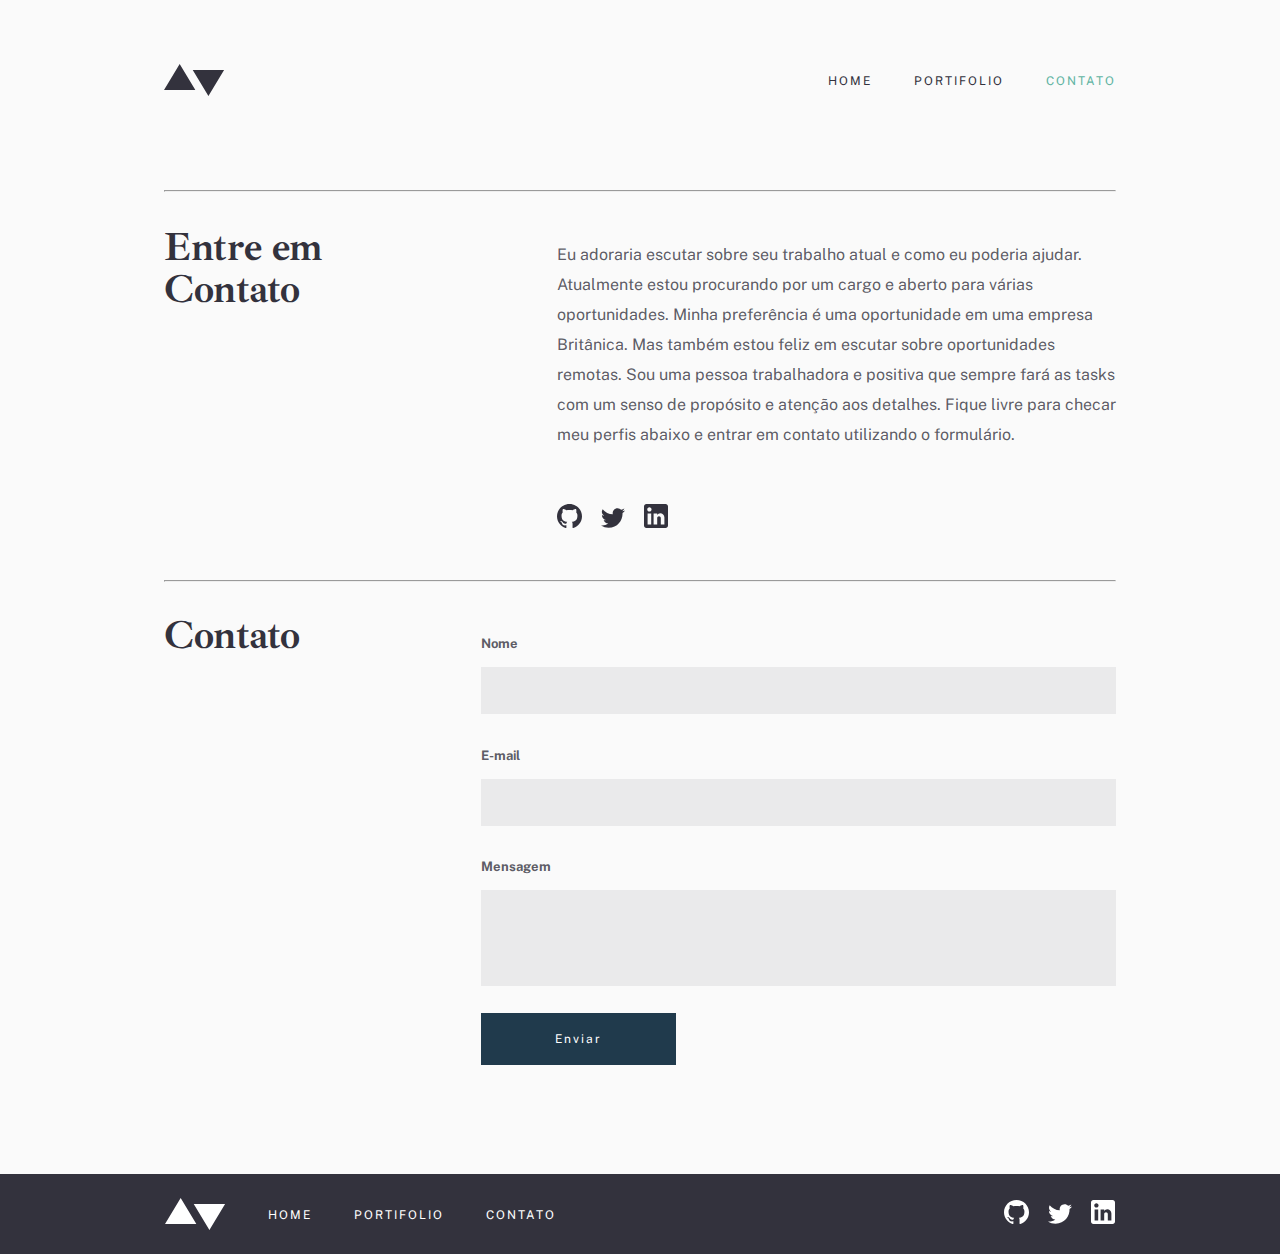
<file: pages/contato/index.html>
<!DOCTYPE html>
<html lang="pt-br">
    <head>
        <meta charset="utf-8">
        <meta name="viewport" content="width=device-width, initial-scale=1">
        <title>Contatos</title>
        <link rel="preconnect" href="https://fonts.googleapis.com">
        <link rel="preconnect" href="https://fonts.gstatic.com" crossorigin>
        <link href="https://fonts.googleapis.com/css2?family=Ibarra+Real+Nova:wght@400;700&family=Public+Sans:wght@400;700&display=swap" rel="stylesheet">
        <link rel="stylesheet" type="text/css" href="../../css/global.css">
        <link rel="stylesheet" type="text/css" href="style.css">
        
    </head>
    <body>
        <div class="container">
            <header class="flex-global header">
                <img src="../../assets/logo-dark.svg" alt="logo dark">
                <nav>
                    <ul class="menu-global">
                        <li>
                            <a  href="../home/index.html">Home</a>
                        </li>
                        <li>
                            <a href="../portfolio/index.html">Portifolio</a>
                        </li>
                        <li>
                            <a class="btn-menu" href="../contato/index.html">Contato</a>
                        </li>
                    </ul>
                </nav>
            </header>
            <hr class="hr-contatos">
            <div class="flex-global container-contato">
                <h2>Entre em Contato</h2>
                <div class="content-contatos">
                    <p class="body-1">Eu adoraria escutar sobre seu trabalho atual e como eu poderia ajudar. Atualmente estou procurando por um cargo e aberto para várias oportunidades. Minha preferência é uma oportunidade em uma empresa Britânica. Mas também estou feliz em escutar sobre oportunidades remotas. Sou uma pessoa trabalhadora e positiva que sempre fará as tasks com um senso de propósito e atenção aos detalhes. Fique livre para checar meu perfis abaixo e entrar em contato utilizando o formulário.</p>
                    <div class="logo-contatos">
                        <img src="../../assets/icons/github-dark.svg" alt="Icone GitHub">
                        <img src="../../assets/icons/twitter-dark.svg" alt="Icone Twitter">
                        <img src="../../assets/icons/linkedin-dark.svg" alt="Icone Linkedin">
                    </div>
                </div>
            </div>
            <hr>
            <div class="flex-global container-contato">
                <h2>Contato</h2>
                <div class="formulario-contato">
                    <div class=form>
                    <label for="txt-nome">Nome</label>
                    <input type="text" class="btn-form btn-input" id="txt-nome">
                    </div>
                    <div class="form">
                        <label for="txt-email">E-mail</label>
                        <input type="text" class="btn-form btn-input" id="txt-email"> 
                    </div>                  
                    <div class="form">
                        <label for="txt-mensagem">Mensagem</label>
                        <textarea wrap="soft" class="btn-form btn-text" id="txt-mensagem"></textarea>
                    </div>
                    <button class="btn-enviar btn">Enviar</button>
                </div>
            </div>

        </div> 
        
        
        
        



        <footer class="footer">
            
            <div class="flex-global bot-footer">
                <div class="rodape">
                    <img src="../../assets/logo-light.svg" alt="Logo White">
                    <ul class="menu-global">
                        <li><a href="../home/index.html">Home</a></li>
                        <li><a href="../portfolio/index.html">Portifolio</a></li>
                        <li><a href="../contato/index.html">Contato</a></li>
                    </ul> 
                </div>
                <div class="footer-logo">
                    <img src="../../assets/icons/github-light.svg" alt="Logo GitHub">
                    <img src="../../assets/icons/twitter-light.svg" alt="Logo Twitter">
                    <img src="../../assets/icons/linkedin-light.svg" alt="Logo Linkedin">
                </div>
                
            </div>
        </footer>
    </body>
</html>
</file>
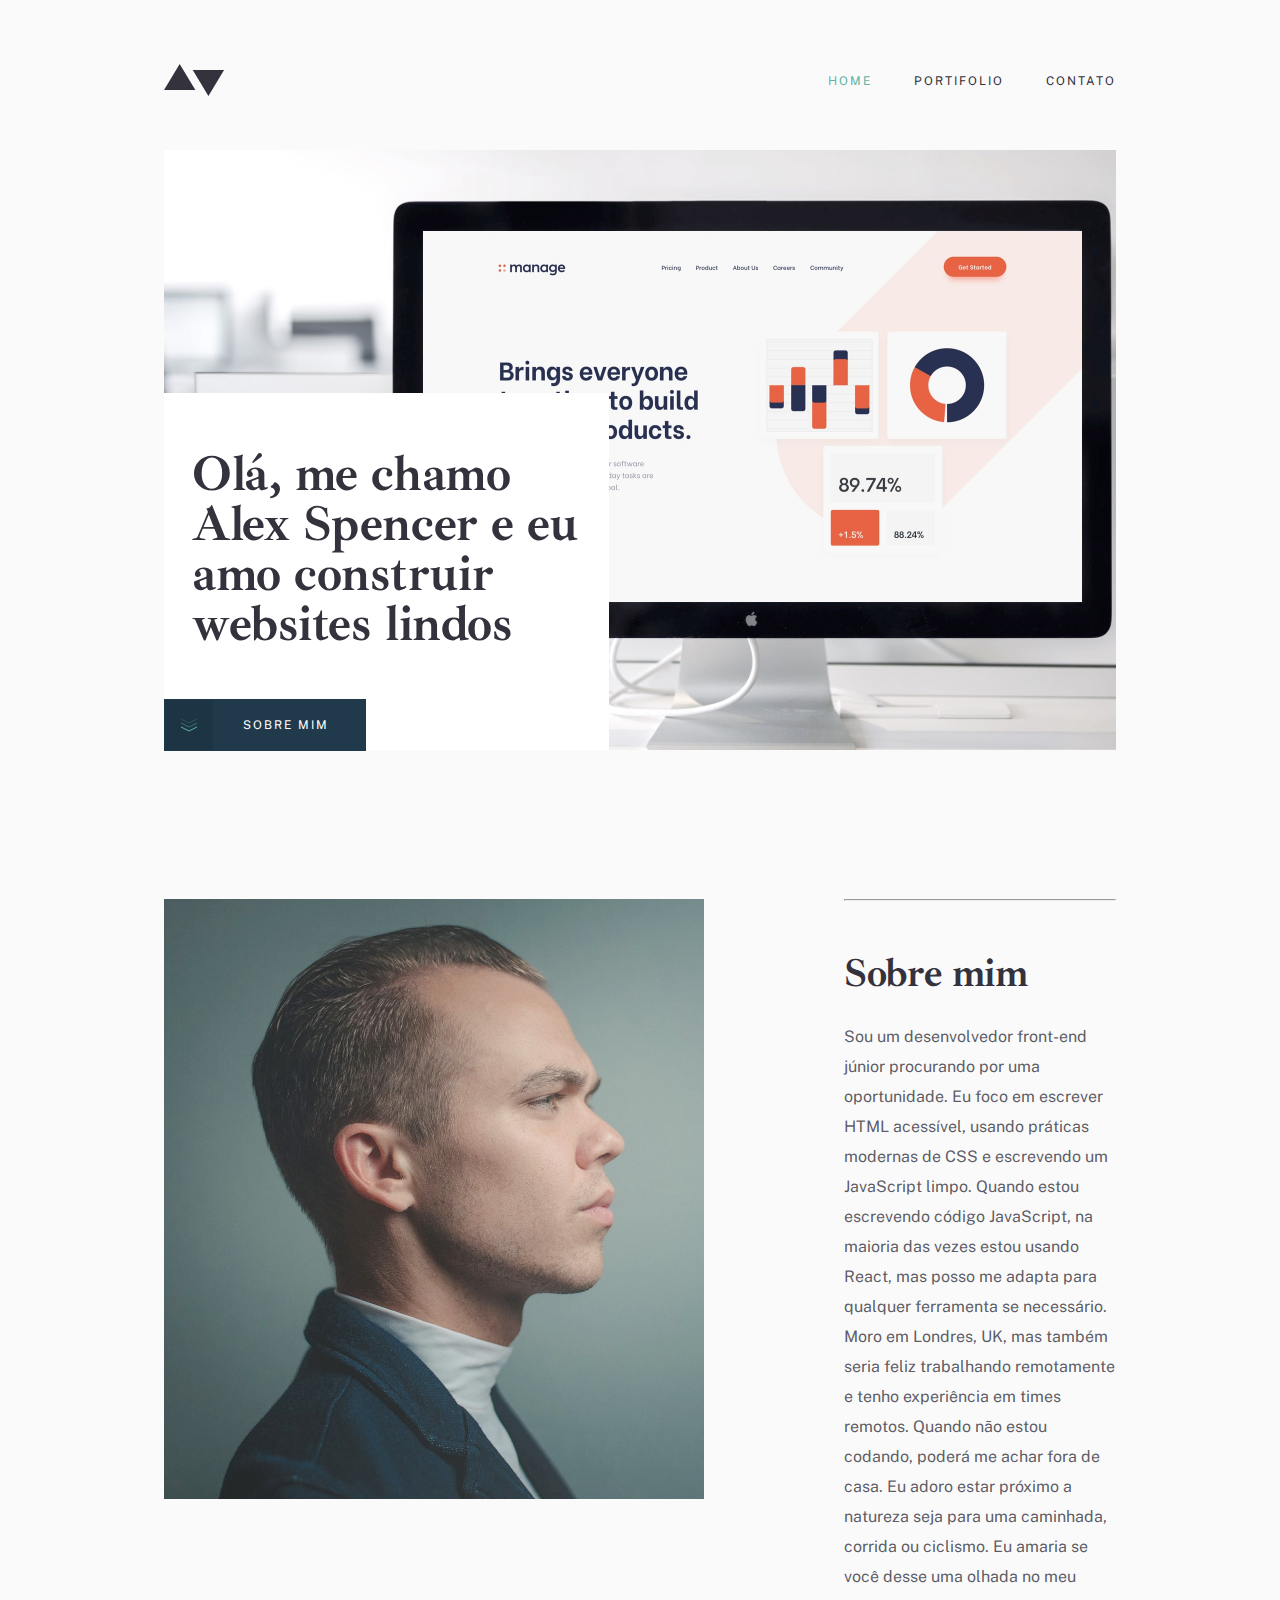
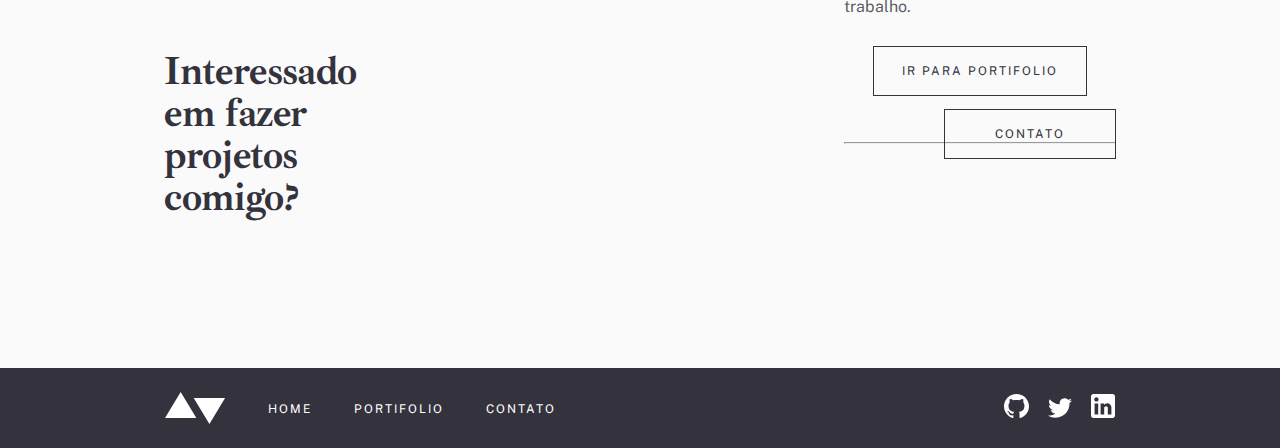
<file: pages/home/index.html>
<!DOCTYPE html>
<html lang="pt-br">
    <head>
        <meta charset="utf-8">
        <meta name="viewport" content="width=device-width, initial-scale=1">
        <title>Home</title>
        <link rel="preconnect" href="https://fonts.googleapis.com">
        <link rel="preconnect" href="https://fonts.gstatic.com" crossorigin>
        <link href="https://fonts.googleapis.com/css2?family=Ibarra+Real+Nova:wght@400;700&family=Public+Sans:wght@400;700&display=swap" rel="stylesheet">
        <link rel="stylesheet" type="text/css" href="../../css/global.css">
        <link rel="stylesheet" type="text/css" href="style.css">
        
    </head>
    <body>
        <div class="container">
            <header class="flex-global header">
                <img src="../../assets/logo-dark.svg" alt="logo dark">
                <nav>
                    <ul class="menu-global">
                        <li>
                            <a class="btn-menu" href="../home/index.html">Home</a>
                        </li>
                        <li>
                            <a href="../portfolio/index.html">Portifolio</a>
                        </li>
                        <li>
                            <a href="../contato/index.html">Contato</a>
                        </li>
                    </ul>
                </nav>
            </header>

            <section class="section-hero">
                <div class="box-sobre">
                    <h1>Olá, me chamo Alex Spencer e eu amo construir websites lindos</h1>  
                    <a href="#"><button class="btn-sobre"><img src="../../assets/icons/down-arrows.svg" alt="Flechas para baixo">SOBRE MIM</button></a>
                </div>
            </section>
            
            <section class="section-sobre">
                <img src="../../assets/home/image-homepage-profile.jpg" alt="Perfil">
                <div class="perfil">
                    <hr>
                    <h2>Sobre mim</h2>
                    <p class="body-1">Sou um desenvolvedor front-end júnior procurando por uma oportunidade. Eu foco em escrever HTML acessível, usando práticas modernas de CSS e escrevendo um JavaScript limpo. Quando estou escrevendo código JavaScript, na maioria das vezes estou usando React, mas posso me adapta para qualquer ferramenta se necessário. Moro em Londres, UK, mas também seria feliz trabalhando remotamente e tenho experiência em times remotos. Quando não estou codando, poderá me achar fora de casa. Eu adoro estar próximo a natureza seja para uma caminhada, corrida ou ciclismo. Eu amaria se você desse uma olhada no meu trabalho.</p>

                    <a href="../portfolio/index.html"><button class="btn-global portifolio">ir para Portifolio</button></a>
                    <hr>
                </div>
            </section>
        </div>

        <footer class="footer">
            <div class=" flex-global top-footer">
                <h2>Interessado em fazer projetos comigo?</h2>
                <a href="../contato/index.html"> <button class="btn-global contato">Contato</button></a>
            </div>
            <div class="flex-global bot-footer">
                <div class="rodape">
                    <img src="../../assets/logo-light.svg" alt="Logo White">
                    <ul class="menu-global">
                        <li><a href="../home/index.html">Home</a></li>
                        <li><a href="../portfolio/index.html">Portifolio</a></li>
                        <li><a href="../contato/index.html">Contato</a></li>
                    </ul> 
                </div>
                <div class="footer-logo">
                    <img src="../../assets/icons/github-light.svg" alt="Logo GitHub">
                    <img src="../../assets/icons/twitter-light.svg" alt="Logo Twitter">
                    <img src="../../assets/icons/linkedin-light.svg" alt="Logo Linkedin">
                </div>
                
            </div>
        </footer>
    </body>
</html>
</file>
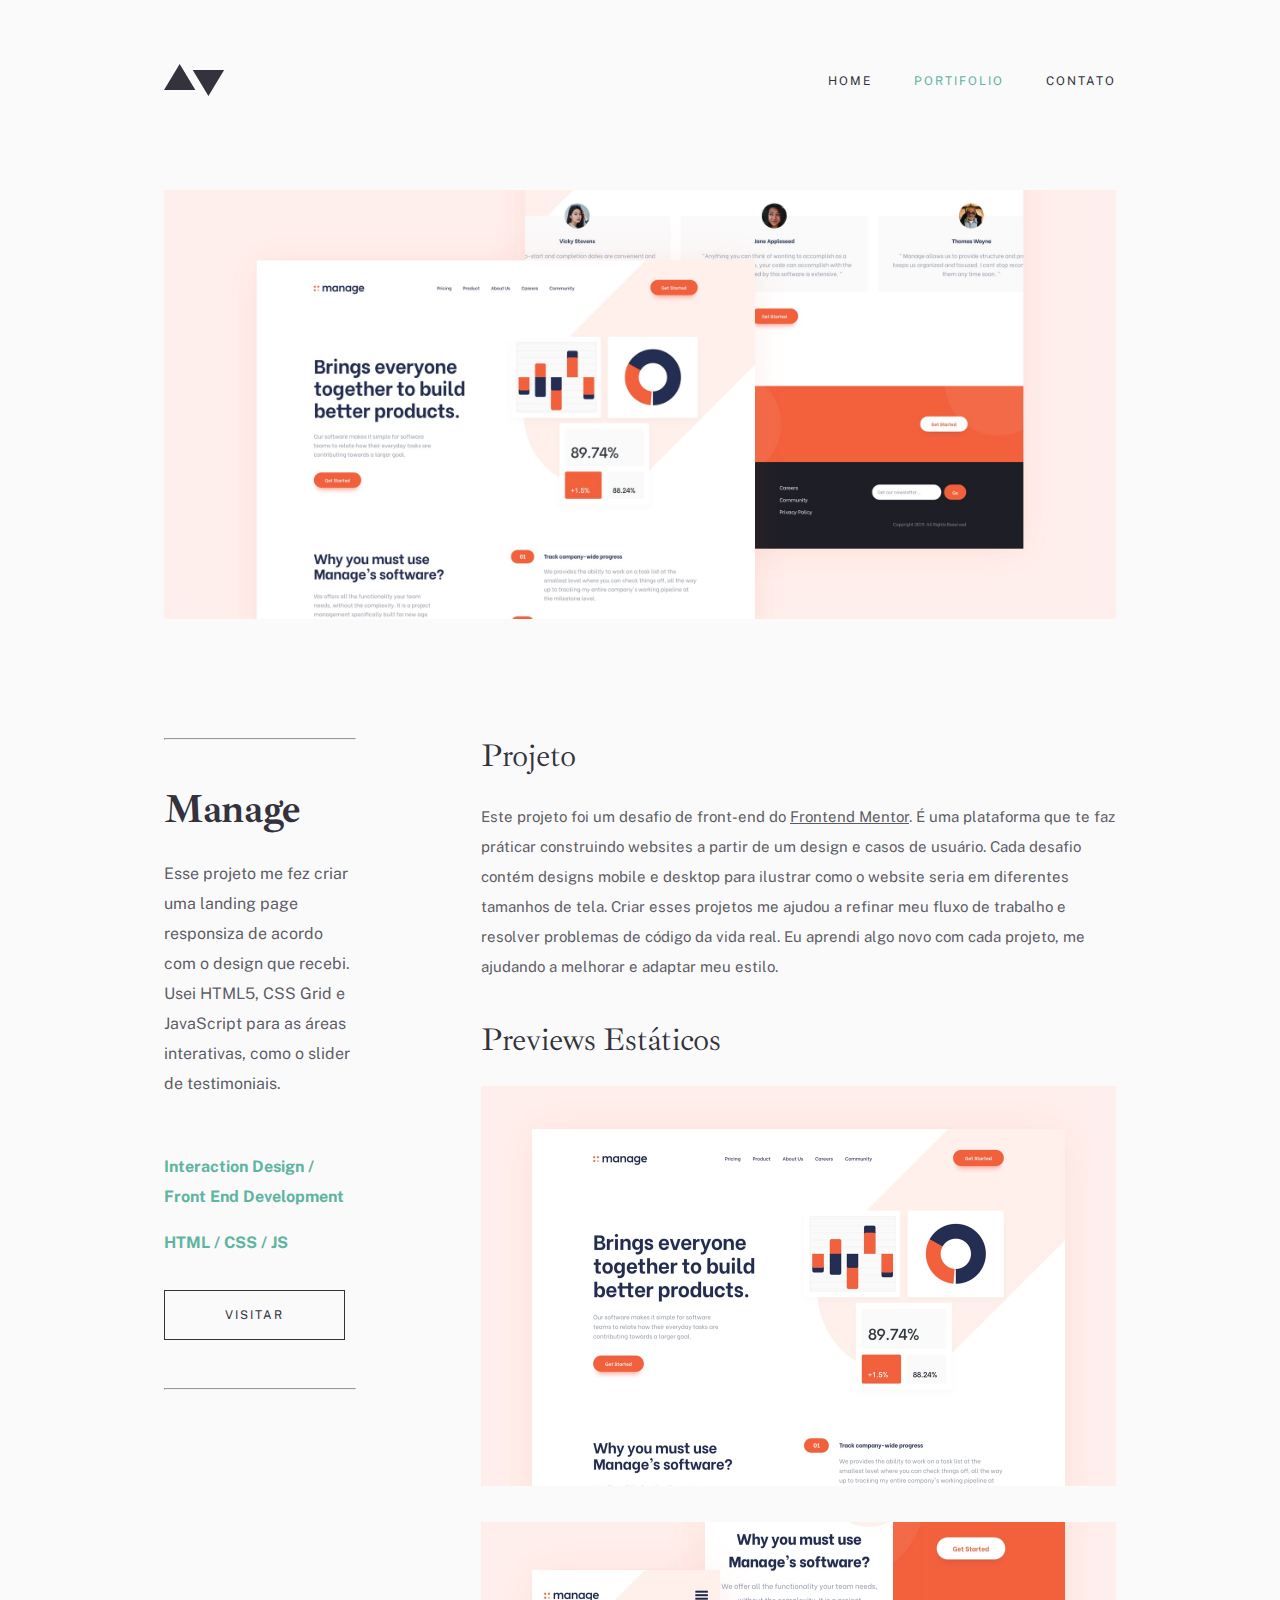
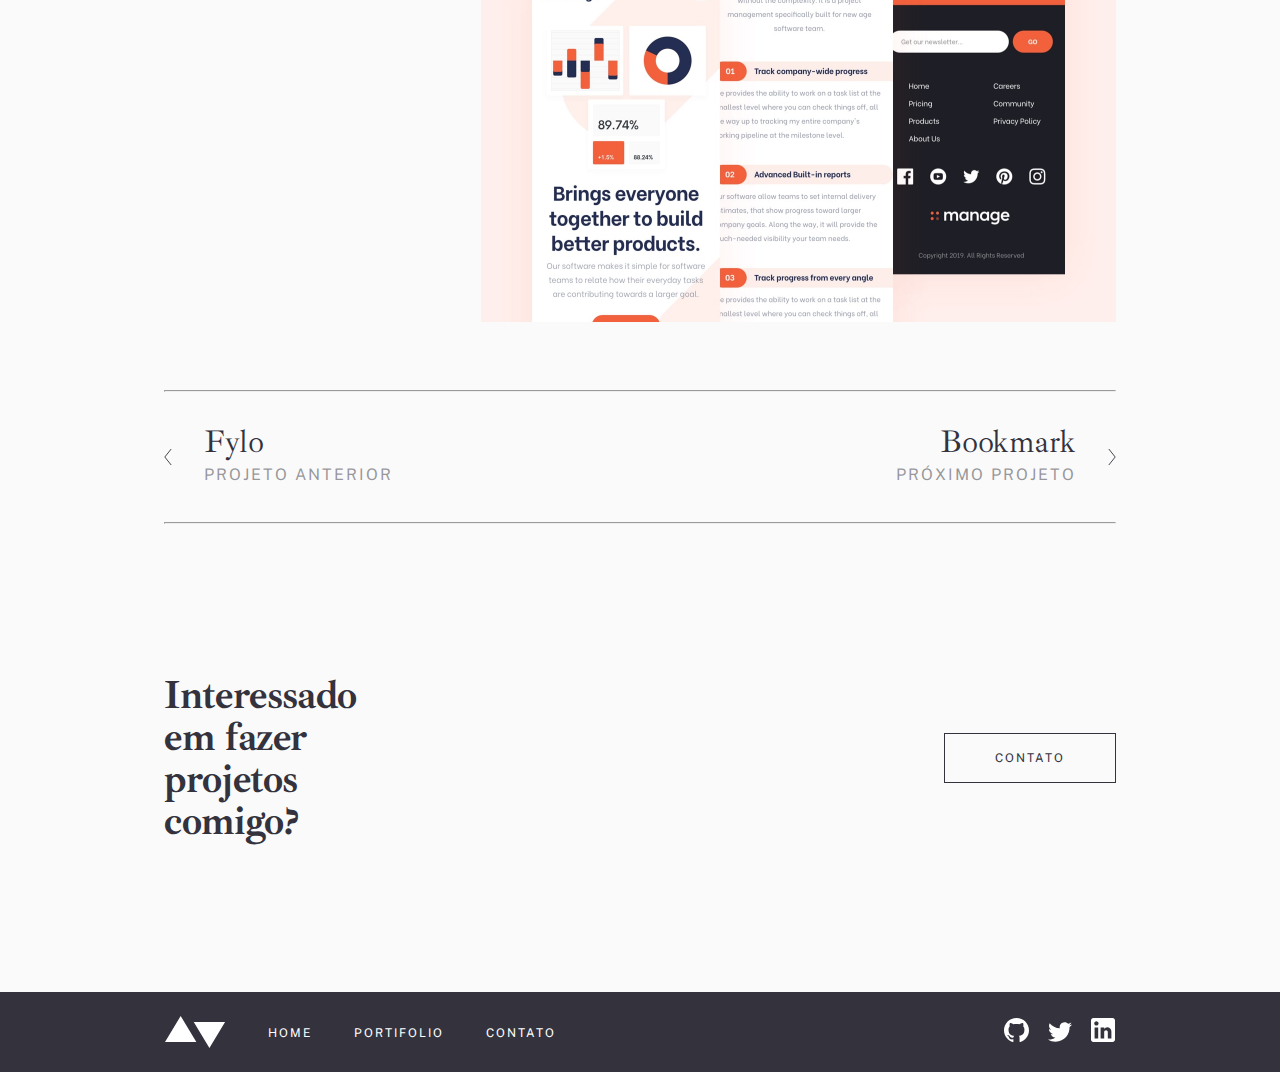
<file: pages/portfolio-01-manage/index.html>
<!DOCTYPE html>
<html lang="pt-br">
    <head>
        <meta charset="utf-8">
        <meta name="viewport" content="width=device-width, initial-scale=1">
        <title>Portifolio</title>
        <link rel="preconnect" href="https://fonts.googleapis.com">
        <link rel="preconnect" href="https://fonts.gstatic.com" crossorigin>
        <link href="https://fonts.googleapis.com/css2?family=Ibarra+Real+Nova:wght@400;700&family=Public+Sans:wght@400;700&display=swap" rel="stylesheet">
        <link rel="stylesheet" type="text/css" href="../../css/global.css">
        <link rel="stylesheet" type="text/css" href="../../css/portfolio-global.css">
    </head>
    <body>
        <div class="container">
            <header class="flex-global header">
                <img src="../../assets/logo-dark.svg" alt="logo dark">
                <nav>
                    <ul class="menu-global">
                        <li>
                            <a  href="../home/index.html">Home</a>
                        </li>
                        <li>
                            <a class="btn-menu" href="../portfolio/index.html">Portifolio</a>
                        </li>
                        <li>
                            <a href="../contato/index.html">Contato</a>
                        </li>
                    </ul>
                </nav>
            </header>
            <img class="first-img" src="../../assets/portfolio/manage/image-manage-hero.jpg" alt="Manage">
            
            <section class="section">
                <div class="box-left">
                    <hr>
                    <h2>Manage</h2>
                    <p class="body-1">Esse projeto me fez criar uma landing page responsiza de acordo com o design que recebi. Usei HTML5, CSS Grid e JavaScript para as áreas interativas, como o slider de testimoniais.</p>

                    <p class="body-green top">Interaction Design / Front End Development</p>
                    <p class="body-green botton">HTML / CSS / JS</p>
                    <a href="#"><button class="btn-global visitar">Visitar</button></a>
                    <hr>
                </div>
                <div class="box-rigth">
                    <h3>Projeto</h3>
                    
                    <p class="body-2">Este projeto foi um desafio de front-end do <u>Frontend Mentor</u>.  É uma plataforma que te faz práticar construindo websites  a partir de um design e casos de usuário. Cada desafio contém designs mobile e desktop para ilustrar como o website seria em diferentes tamanhos de tela. Criar esses projetos me ajudou a refinar meu fluxo de trabalho e resolver problemas de código da vida real. Eu aprendi algo novo com cada projeto, me ajudando a melhorar e adaptar meu estilo.</p>
                    <h3>Previews Estáticos</h3>
                    <div class="img-preview">
                        <img class="img-1" src="../../assets/portfolio/manage/image-manage-preview-1.jpg" alt="Preview 1">
                        <img src="../../assets/portfolio/manage/image-manage-preview-2.jpg" alt="Preview 2">
                    </div>
                </div>
            </section>
            <hr class="hr-1">
            
            <div class="flex-global">
                <a href="../portfolio-04-fylo/index.html"><button class="btn-anterior">
                    <img src="../../assets/icons/arrow-left.svg" alt="Flecha esquerda">
                    <div class="anterior">
                        <h3>Fylo</h3>
                        <p class="projeto">Projeto Anterior</p>
                    </div>     
                </button></a>
                <a href="../portfolio-02-bookmark/index.html"><button class="btn-anterior">
                    <div class="proximo">
                        <h3>Bookmark</h3>
                        <p class="projeto">Próximo Projeto</p>
                    </div>
                    <img src="../../assets/icons/arrow-right.svg" alt="Flecha direita">
                </button></a>
            </div>
            <hr class="hr-2">
        </div>
        <footer class="footer">
            <div class=" flex-global top-footer">
                <h2>Interessado em fazer projetos comigo?</h2>
                <a href="../contato/index.html"> <button class="btn-global contato">Contato</button></a>
            </div>
            <div class="flex-global bot-footer">
                <div class="rodape">
                    <img src="../../assets/logo-light.svg" alt="Logo White">
                    <ul class="menu-global">
                        <li><a href="../home/index.html">Home</a></li>
                        <li><a href="../portfolio/index.html">Portifolio</a></li>
                        <li><a href="../contato/index.html">Contato</a></li>
                    </ul> 
                </div>
                <div class="footer-logo">
                    <img src="../../assets/icons/github-light.svg" alt="Logo GitHub">
                    <img src="../../assets/icons/twitter-light.svg" alt="Logo Twitter">
                    <img src="../../assets/icons/linkedin-light.svg" alt="Logo Linkedin">
                </div>
                
            </div>
        </footer>
     
    </body>
</html>
</file>
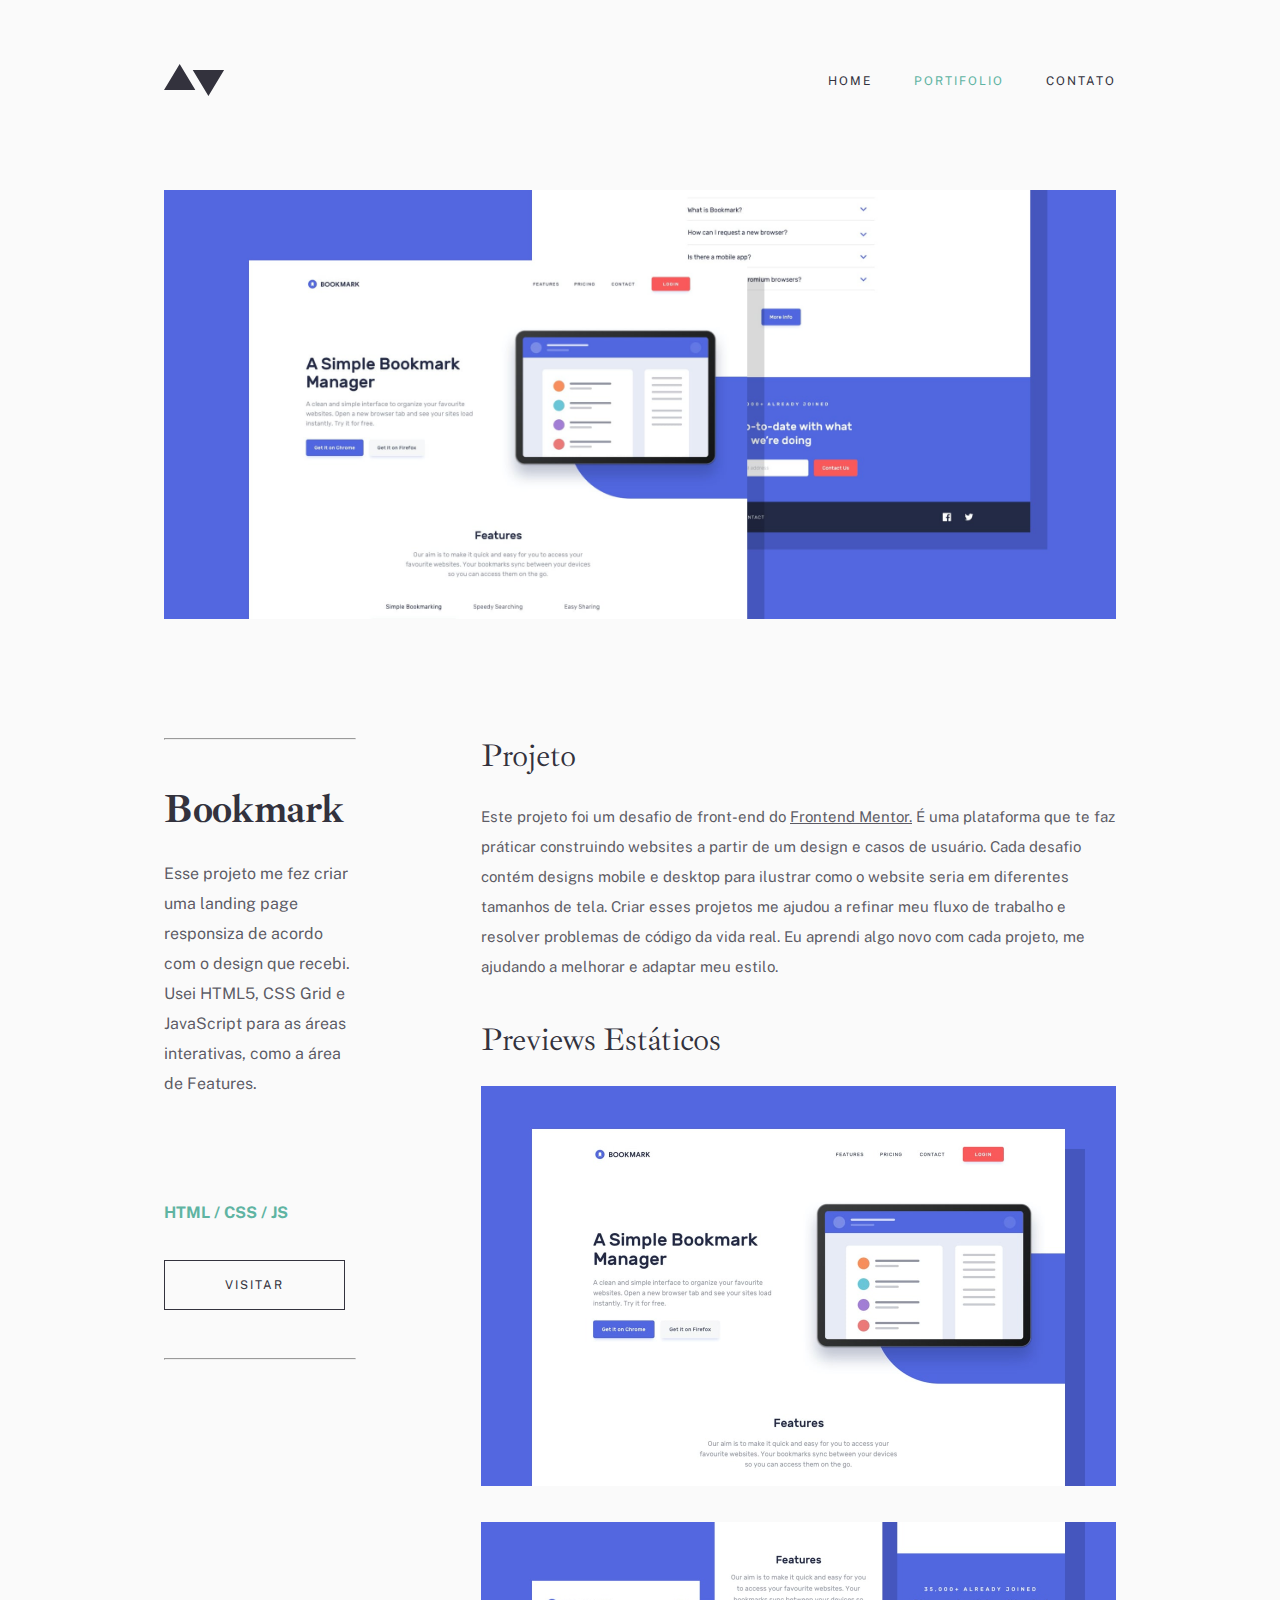
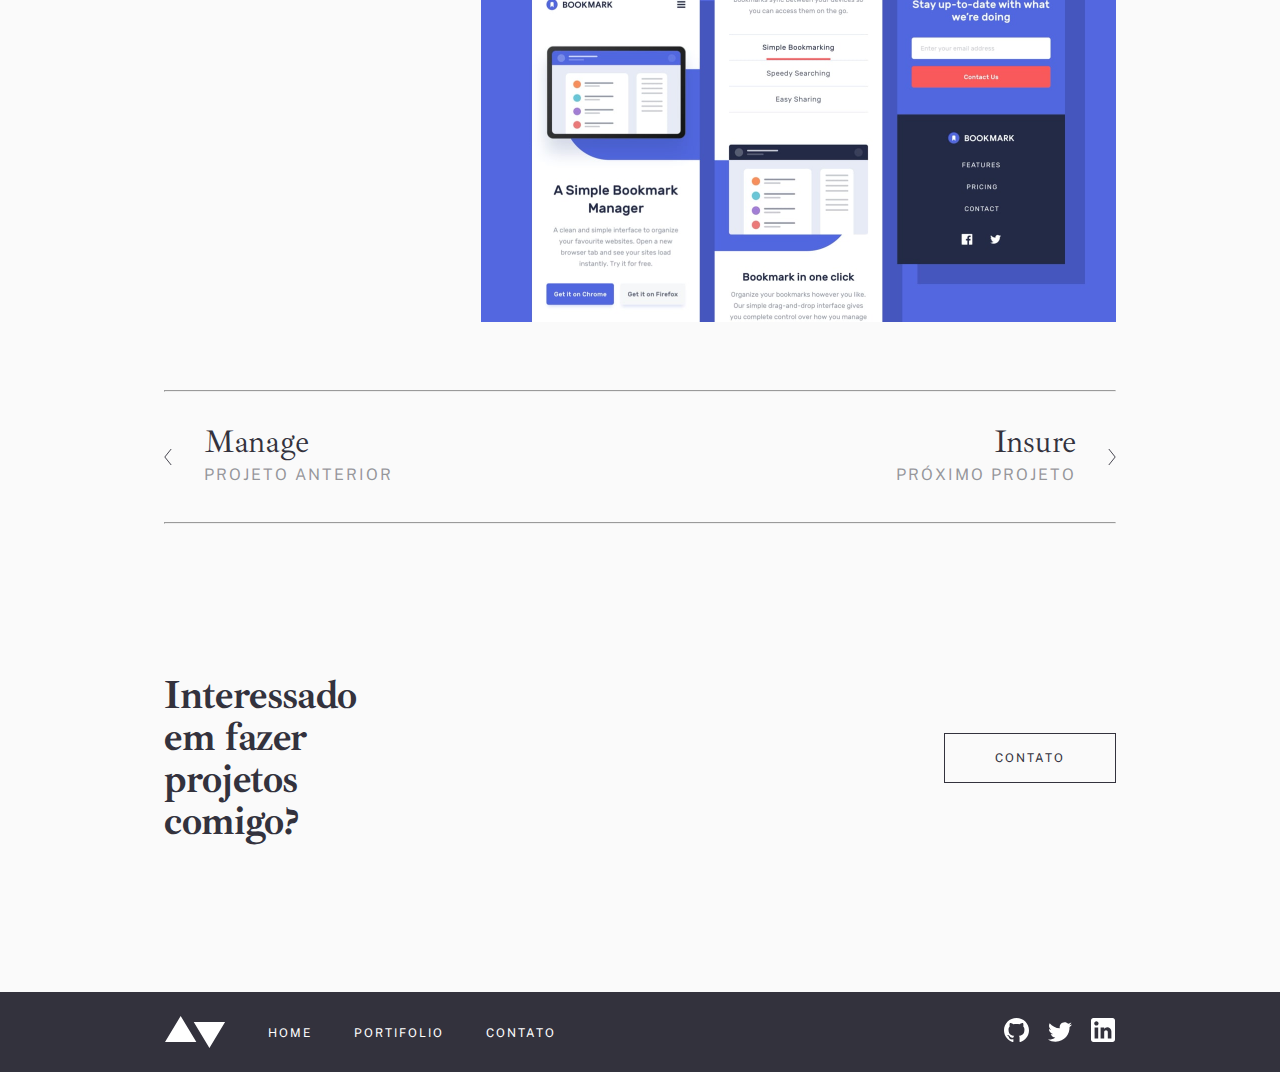
<file: pages/portfolio-02-bookmark/index.html>
<!DOCTYPE html>
<html lang="pt-br">
    <head>
        <meta charset="utf-8">
        <meta name="viewport" content="width=device-width, initial-scale=1">
        <title>Portifolio</title>
        <link rel="preconnect" href="https://fonts.googleapis.com">
        <link rel="preconnect" href="https://fonts.gstatic.com" crossorigin>
        <link href="https://fonts.googleapis.com/css2?family=Ibarra+Real+Nova:wght@400;700&family=Public+Sans:wght@400;700&display=swap" rel="stylesheet">
        <link rel="stylesheet" type="text/css" href="../../css/global.css">
        <link rel="stylesheet" type="text/css" href="../../css/portfolio-global.css">
    </head>
    <body>
        <div class="container">
            <header class="flex-global header">
                <img src="../../assets/logo-dark.svg" alt="logo dark">
                <nav>
                    <ul class="menu-global">
                        <li>
                            <a  href="../home/index.html">Home</a>
                        </li>
                        <li>
                            <a class="btn-menu" href="../portfolio/index.html">Portifolio</a>
                        </li>
                        <li>
                            <a href="../contato/index.html">Contato</a>
                        </li>
                    </ul>
                </nav>
            </header>
            <img class="first-img" src="../../assets/portfolio/bookmark/image-bookmark-hero.jpg" alt="Bookmark">
            
            <section class="section">
                <div class="box-left">
                    <hr>
                    <h2>Bookmark</h2>
                    <p class="body-1">Esse projeto me fez criar uma landing page responsiza de acordo com o design que recebi. Usei HTML5, CSS Grid e JavaScript para as áreas interativas, como a área de Features.</p>
                    <p class="body-green only-one">HTML / CSS / JS</p>
                    <a href="#"><button class="btn-global visitar">Visitar</button></a>
                    <hr>
                </div>
                <div class="box-rigth">
                    <h3>Projeto</h3>
                    
                    <p class="body-2">Este projeto foi um desafio de front-end do <u>Frontend Mentor.</u>  É uma plataforma que te faz práticar construindo websites  a partir de um design e casos de usuário. Cada desafio contém designs mobile e desktop para ilustrar como o website seria em diferentes tamanhos de tela. Criar esses projetos me ajudou a refinar meu fluxo de trabalho e resolver problemas de código da vida real. Eu aprendi algo novo com cada projeto, me ajudando a melhorar e adaptar meu estilo.</p>
                    <h3>Previews Estáticos</h3>
                    <div class="img-preview">
                        <img class="img-1"src="../../assets/portfolio/bookmark/image-bookmark-preview-1.jpg" alt="Preview 1">
                        <img src="../../assets/portfolio/bookmark/image-bookmark-preview-2.jpg" alt="Preview 2">
                    </div>
                </div>
            </section>
            <hr class="hr-1">
            
            <div class="flex-global">
                <a href="../portfolio-01-manage/index.html"><button class="btn-anterior">
                    <img src="../../assets/icons/arrow-left.svg" alt="Flecha esquerda">
                    <div class="anterior">
                        <h3>Manage</h3>
                        <p class="projeto">Projeto Anterior</p>
                    </div>     
                </button></a>
                <a href="../portfolio-03-insure/index.html"><button class="btn-anterior">
                    <div class="proximo">
                        <h3>Insure</h3>
                        <p class="projeto">Próximo Projeto</p>
                    </div>
                    <img src="../../assets/icons/arrow-right.svg" alt="Flecha direita">
                </button></a>
            </div>
            <hr class="hr-2">
        </div>
        <footer class="footer">
            <div class=" flex-global top-footer">
                <h2>Interessado em fazer projetos comigo?</h2>
                <a href="../contato/index.html"> <button class="btn-global contato">Contato</button></a>
            </div>
            <div class="flex-global bot-footer">
                <div class="rodape">
                    <img src="../../assets/logo-light.svg" alt="Logo White">
                    <ul class="menu-global">
                        <li><a href="../home/index.html">Home</a></li>
                        <li><a href="../portfolio/index.html">Portifolio</a></li>
                        <li><a href="../contato/index.html">Contato</a></li>
                    </ul> 
                </div>
                <div class="footer-logo">
                    <img src="../../assets/icons/github-light.svg" alt="Logo GitHub">
                    <img src="../../assets/icons/twitter-light.svg" alt="Logo Twitter">
                    <img src="../../assets/icons/linkedin-light.svg" alt="Logo Linkedin">
                </div>
                
            </div>
        </footer>
     
    </body>
</html>
</file>
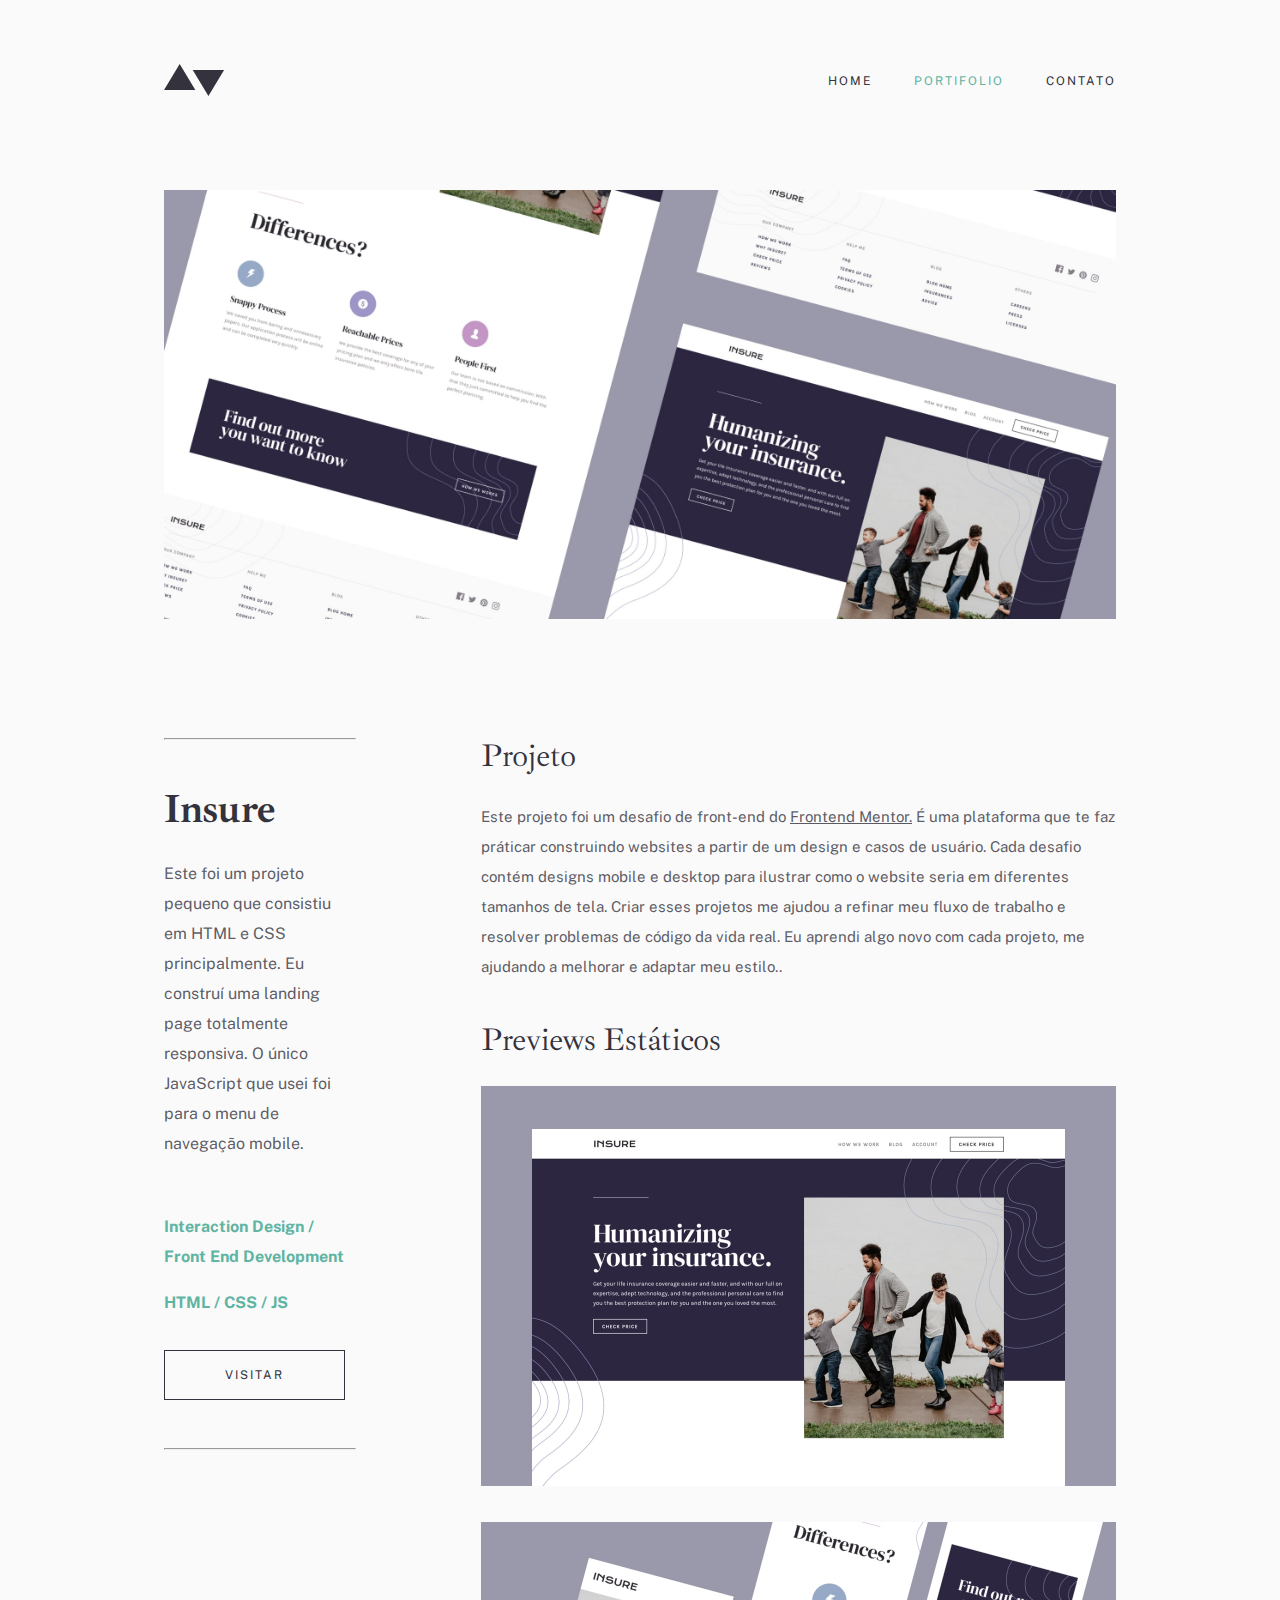
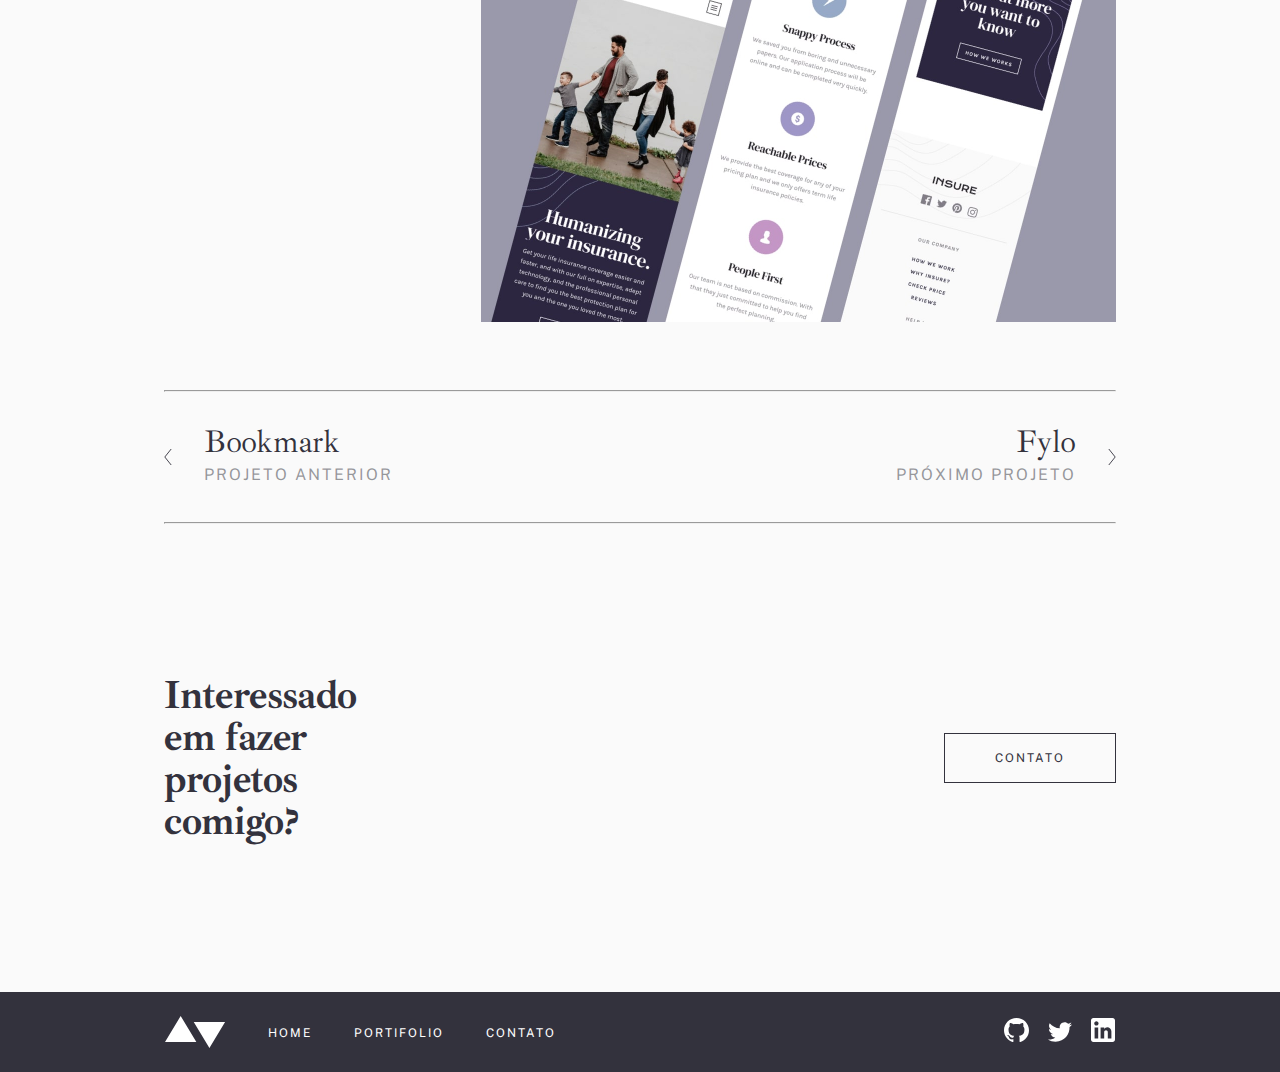
<file: pages/portfolio-03-insure/index.html>
<!DOCTYPE html>
<html lang="pt-br">
    <head>
        <meta charset="utf-8">
        <meta name="viewport" content="width=device-width, initial-scale=1">
        <title>Portifolio</title>
        <link rel="preconnect" href="https://fonts.googleapis.com">
        <link rel="preconnect" href="https://fonts.gstatic.com" crossorigin>
        <link href="https://fonts.googleapis.com/css2?family=Ibarra+Real+Nova:wght@400;700&family=Public+Sans:wght@400;700&display=swap" rel="stylesheet">
        <link rel="stylesheet" type="text/css" href="../../css/global.css">
        <link rel="stylesheet" type="text/css" href="../../css/portfolio-global.css">
    </head>
    <body>
        <div class="container">
            <header class="flex-global header">
                <img src="../../assets/logo-dark.svg" alt="logo dark">
                <nav>
                    <ul class="menu-global">
                        <li>
                            <a  href="../home/index.html">Home</a>
                        </li>
                        <li>
                            <a class="btn-menu" href="../portfolio/index.html">Portifolio</a>
                        </li>
                        <li>
                            <a href="../contato/index.html">Contato</a>
                        </li>
                    </ul>
                </nav>
            </header>
            <img class="first-img" src="../../assets/portfolio/insure/image-insure-hero.jpg" alt="Insure">
            
            <section class="section">
                <div class="box-left">
                    <hr>
                    <h2>Insure</h2>
                    <p class="body-1">Este foi um projeto pequeno que consistiu em HTML e CSS principalmente. Eu construí uma landing page totalmente responsiva. O único JavaScript que usei foi para o menu de navegação mobile.</p>

                    <p class="body-green top">Interaction Design / Front End Development</p>
                    <p class="body-green botton">HTML / CSS / JS</p>
                    <a href="#"><button class="btn-global visitar">Visitar</button></a>
                    <hr>
                </div>
                <div class="box-rigth">
                    <h3>Projeto</h3>
                    
                    <p class="body-2">Este projeto foi um desafio de front-end do <u>Frontend Mentor.</u>  É uma plataforma que te faz práticar construindo websites  a partir de um design e casos de usuário. Cada desafio contém designs mobile e desktop para ilustrar como o website seria em diferentes tamanhos de tela. Criar esses projetos me ajudou a refinar meu fluxo de trabalho e resolver problemas de código da vida real. Eu aprendi algo novo com cada projeto, me ajudando a melhorar e adaptar meu estilo..</p>
                    <h3>Previews Estáticos</h3>
                    <div class="img-preview">
                        <img class="img-1" src="../../assets/portfolio/insure/image-insure-preview-1.jpg" alt="Preview 1">
                        <img src="../../assets/portfolio/insure/image-insure-preview-2.jpg" alt="Preview 2">
                    </div>
                </div>
            </section>
            <hr class="hr-1">
            
            <div class="flex-global">
                <a href="../portfolio-02-bookmark/index.html"><button class="btn-anterior">
                    <img src="../../assets/icons/arrow-left.svg" alt="Flecha esquerda">
                    <div class="anterior">
                        <h3>Bookmark</h3>
                        <p class="projeto">Projeto Anterior</p>
                    </div>     
                </button></a>
                <a href="../portfolio-04-fylo/index.html"><button class="btn-anterior">
                    <div class="proximo">
                        <h3>Fylo</h3>
                        <p class="projeto">Próximo Projeto</p>
                    </div>
                    <img src="../../assets/icons/arrow-right.svg" alt="Flecha direita">
                </button></a>
            </div>
            <hr class="hr-2">
        </div>
        <footer class="footer">
            <div class=" flex-global top-footer">
                <h2>Interessado em fazer projetos comigo?</h2>
                <a href="../contato/index.html"> <button class="btn-global contato">Contato</button></a>
            </div>
            <div class="flex-global bot-footer">
                <div class="rodape">
                    <img src="../../assets/logo-light.svg" alt="Logo White">
                    <ul class="menu-global">
                        <li><a href="../home/index.html">Home</a></li>
                        <li><a href="../portfolio/index.html">Portifolio</a></li>
                        <li><a href="../contato/index.html">Contato</a></li>
                    </ul> 
                </div>
                <div class="footer-logo">
                    <img src="../../assets/icons/github-light.svg" alt="Logo GitHub">
                    <img src="../../assets/icons/twitter-light.svg" alt="Logo Twitter">
                    <img src="../../assets/icons/linkedin-light.svg" alt="Logo Linkedin">
                </div>
                
            </div>
        </footer>
     
    </body>
</html>
</file>
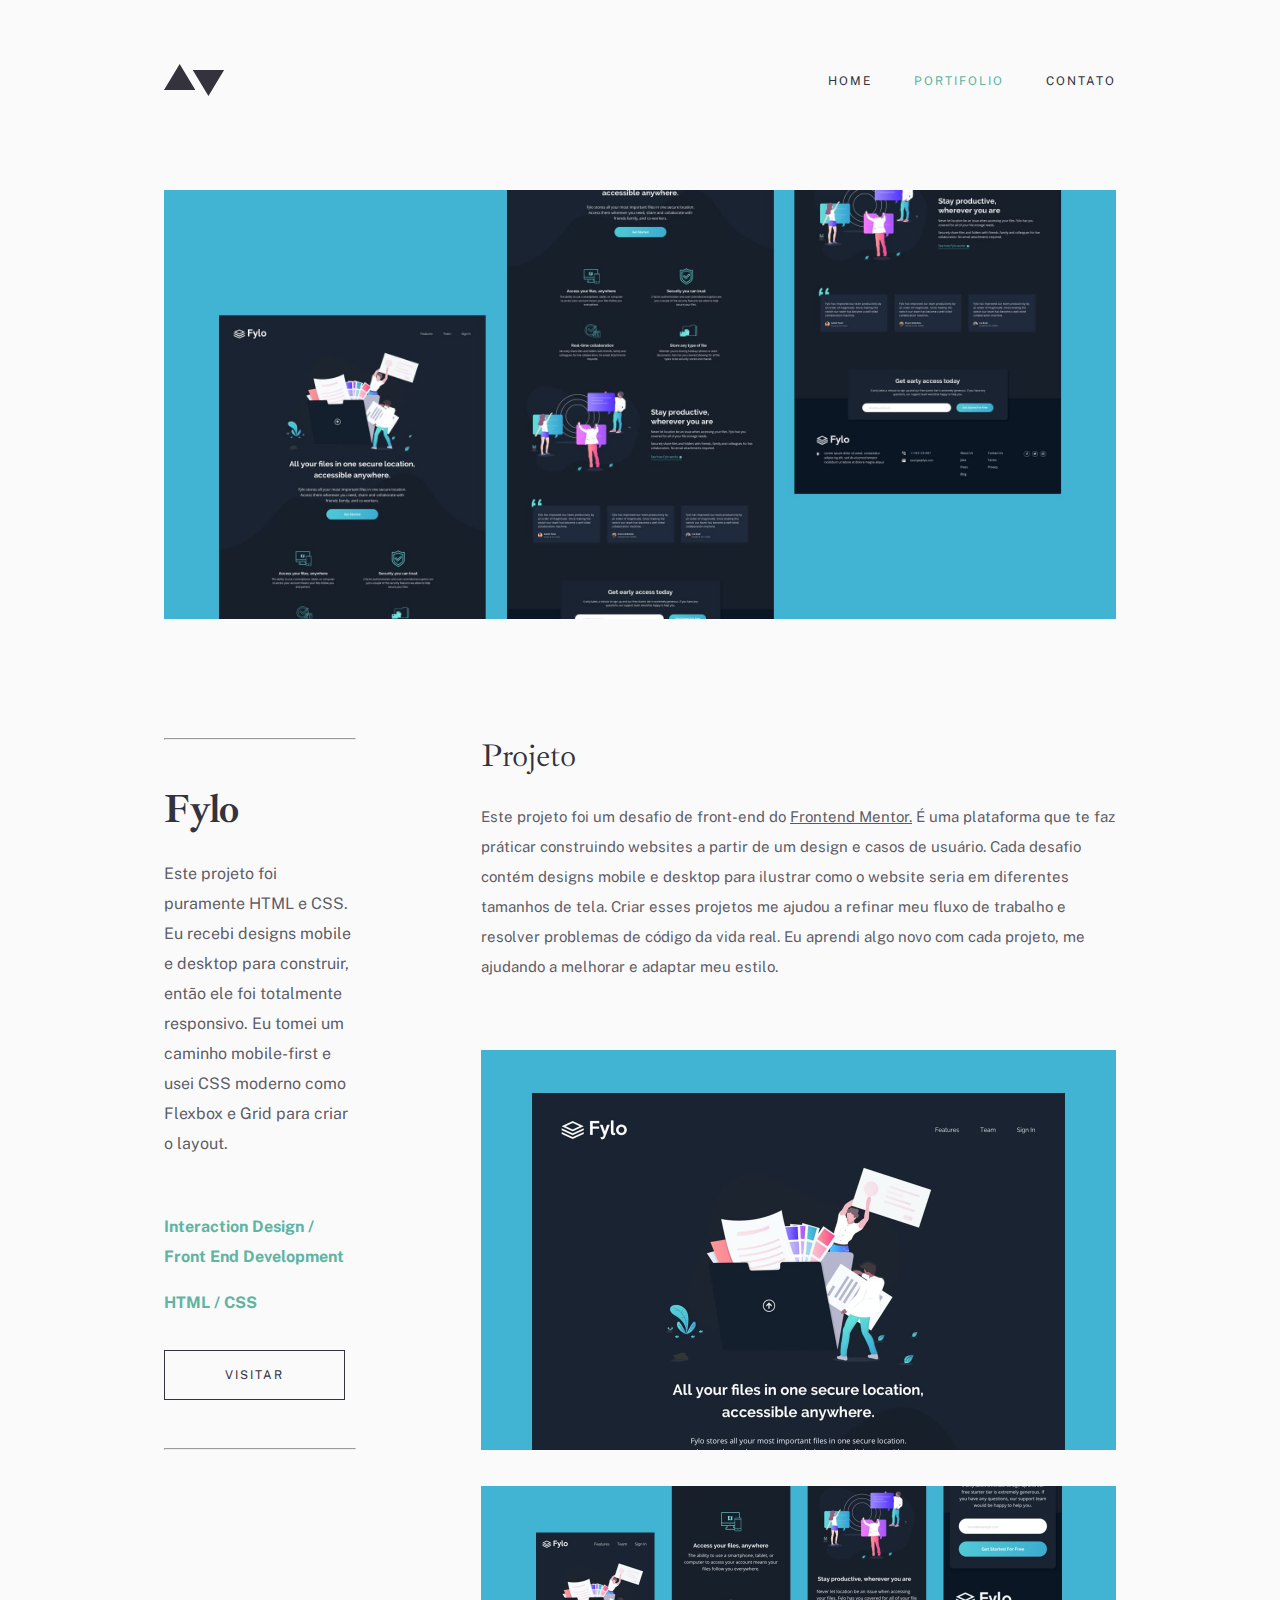
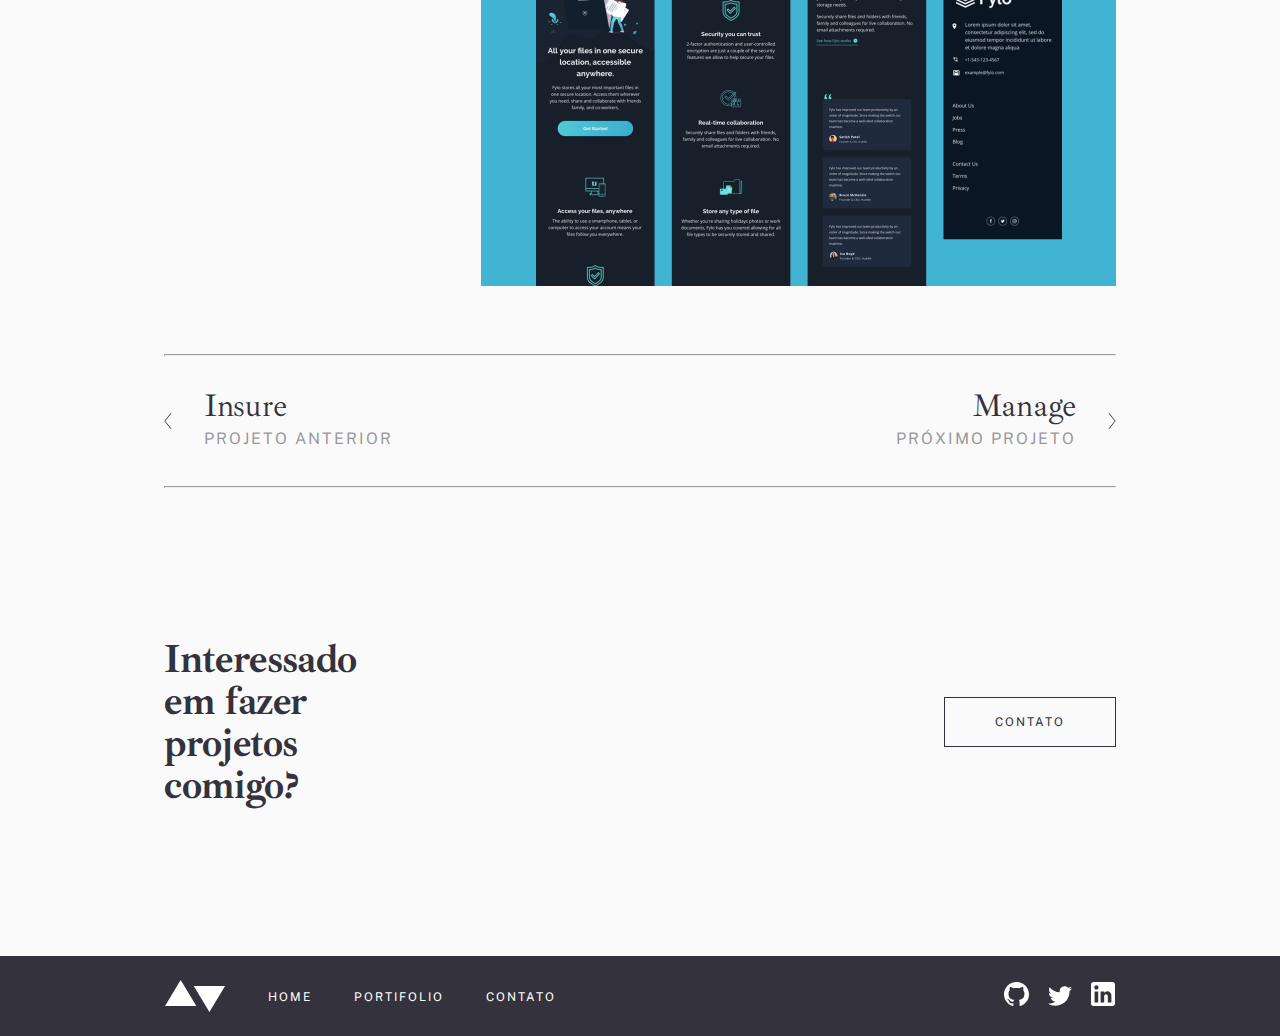
<file: pages/portfolio-04-fylo/index.html>
<!DOCTYPE html>
<html lang="pt-br">
    <head>
        <meta charset="utf-8">
        <meta name="viewport" content="width=device-width, initial-scale=1">
        <title>Portifolio</title>
        <link rel="preconnect" href="https://fonts.googleapis.com">
        <link rel="preconnect" href="https://fonts.gstatic.com" crossorigin>
        <link href="https://fonts.googleapis.com/css2?family=Ibarra+Real+Nova:wght@400;700&family=Public+Sans:wght@400;700&display=swap" rel="stylesheet">
        <link rel="stylesheet" type="text/css" href="../../css/global.css">
        <link rel="stylesheet" type="text/css" href="../../css/portfolio-global.css">
    </head>
    <body>
        <div class="container">
            <header class="flex-global header">
                <img src="../../assets/logo-dark.svg" alt="logo dark">
                <nav>
                    <ul class="menu-global">
                        <li>
                            <a  href="../home/index.html">Home</a>
                        </li>
                        <li>
                            <a class="btn-menu" href="../portfolio/index.html">Portifolio</a>
                        </li>
                        <li>
                            <a href="../contato/index.html">Contato</a>
                        </li>
                    </ul>
                </nav>
            </header>
            <img class="first-img" src="../../assets/portfolio/fylo/image-fylo-hero.jpg" alt="Fylo">
            
            <section class="section">
                <div class="box-left">
                    <hr>
                    <h2>Fylo</h2>
                    <p class="body-1">Este projeto foi puramente HTML e CSS. Eu recebi designs mobile e desktop para construir, então ele foi totalmente responsivo. Eu tomei um caminho mobile-first e usei CSS moderno como Flexbox e Grid para criar o layout.</p>

                    <p class="body-green top">Interaction Design / Front End Development</p>
                    <p class="body-green botton">HTML / CSS </p>
                    <a href="#"><button class="btn-global visitar">Visitar</button></a>
                    <hr>
                </div>
                <div class="box-rigth">
                    <h3>Projeto</h3>
                    
                    <p class="body-2">Este projeto foi um desafio de front-end do <u>Frontend Mentor.</u>  É uma plataforma que te faz práticar construindo websites  a partir de um design e casos de usuário. Cada desafio contém designs mobile e desktop para ilustrar como o website seria em diferentes tamanhos de tela. Criar esses projetos me ajudou a refinar meu fluxo de trabalho e resolver problemas de código da vida real. Eu aprendi algo novo com cada projeto, me ajudando a melhorar e adaptar meu estilo.</h3>
                    <div class="img-preview">
                        <img class="img-1" src="../../assets/portfolio/fylo/image-fylo-preview-1.jpg" alt="Preview 1">
                        <img src="../../assets/portfolio/fylo/image-fylo-preview-2.jpg" alt="Preview 2">
                    </div>
                </div>
            </section>
            <hr class="hr-1">
            
            <div class="flex-global">
                <a href="../portfolio-03-insure/index.html"><button class="btn-anterior">
                    <img src="../../assets/icons/arrow-left.svg" alt="Flecha esquerda">
                    <div class="anterior">
                        <h3>Insure</h3>
                        <p class="projeto">Projeto Anterior</p>
                    </div>     
                </button></a>
                <a href="../portfolio-01-manage/index.html"><button class="btn-anterior">
                    <div class="proximo">
                        <h3>Manage</h3>
                        <p class="projeto">Próximo Projeto</p>
                    </div>
                    <img src="../../assets/icons/arrow-right.svg" alt="Flecha direita">
                </button></a>
            </div>
            <hr class="hr-2">
        </div>
        <footer class="footer">
            <div class=" flex-global top-footer">
                <h2>Interessado em fazer projetos comigo?</h2>
                <a href="../contato/index.html"> <button class="btn-global contato">Contato</button></a>
            </div>
            <div class="flex-global bot-footer">
                <div class="rodape">
                    <img src="../../assets/logo-light.svg" alt="Logo White">
                    <ul class="menu-global">
                        <li><a href="../home/index.html">Home</a></li>
                        <li><a href="../portfolio/index.html">Portifolio</a></li>
                        <li><a href="../contato/index.html">Contato</a></li>
                    </ul> 
                </div>
                <div class="footer-logo">
                    <img src="../../assets/icons/github-light.svg" alt="Logo GitHub">
                    <img src="../../assets/icons/twitter-light.svg" alt="Logo Twitter">
                    <img src="../../assets/icons/linkedin-light.svg" alt="Logo Linkedin">
                </div>
                
            </div>
        </footer>
     
    </body>
</html>
</file>
<file: css/global.css>
/*Menu principal e rodapé estilizados */

*{
    margin: 0;
    padding: 0;
    box-sizing: border-box;
}

body{
    background-color: #FAFAFA;
    min-height: 100vh;
    max-width: 1440px;
    margin: auto;
    position: relative;
}
a,p,label{
    font-family:'Public Sans', sans-serif;
}
a{
    text-decoration: none;
    font-size: 12px;
    letter-spacing: 2px;
    text-transform: uppercase;
    color:#33323D
}
h1,h2,h3{
    font-family: 'Ibarra Real Nova', serif;
    color: #33323D;
}
h1{ 
    font-size: 50px;
    line-height: 50px;
    letter-spacing: -0.45px;
    font-weight: 700;
}
h2{
    font-size: 40px;
    line-height: 42px;
    letter-spacing: -0.36px;
    font-weight: 700;
}
h3{
   font-size: 32px;
   line-height: 36px;
   letter-spacing: -0.29px;
   font-weight: 400; 
   text-transform: none;
    
}
li{
    list-style-type:none;
    margin-left: 42px;
}
hr{
    color: rgba(51, 50, 61,0.15);
}
label{
    font-size: 13px;
    font-weight: 700;
    line-height: 30px;
    color: rgba(51, 50, 61,0.8);
}
.btn-form{
    all: unset;
    background-color: #EAEAEB;
    padding: 15px 8px;
    font-family:'Public Sans', sans-serif;
    font-size: 15px;
}
.btn-form:focus{
    border: 2px solid #000;
}
.btn-text{
    height: 66px;
    overflow-wrap: break-word;
    
}
.body-green{
    font-family:'Public Sans', sans-serif;
    font-size: 16px;
    font-weight: 700;
    line-height: 30px;
    color: #5FB4A2;
}

.body-1{
    font-size: 16px;
    line-height: 30px;
    color: rgba(51, 50, 61,0.8);
}
.body-2{
    font-size: 15px;
    line-height: 30px;
    color: rgba(51, 50, 61,0.8);
}
.flex-global{
    display: flex;
    align-items: center;
    justify-content: space-between;
}
.header{
    margin-bottom: 54px;
}
.btn-menu{
    color:#5FB4A2;
}
.container{
    padding: 64px 164px 0px;
}
.menu-global{
    display: flex;
}

/*botao global*/
.btn-global{
    all: unset;
    border:1px solid #33323D;
}
.btn-global:hover{
    background-color: #33323D;
    color:#fff;
}
.btn-enviar{
    all: unset;
    background-color: #203A4C;
    color: #fff;
    font-size: 12px;
    font-weight: 400;
    padding: 19px 50px;
    letter-spacing: 2px;
    font-family:'Public Sans', sans-serif;
}
.btn-enviar:hover{
    background-color: #5FB4A2;

}
/*Margens e padding botao contato */
.contato{
    padding: 17px 50px;
    margin-left: 575px;
}

.footer{
    position: relative;
    bottom: 0;
}
.top-footer{
    margin-bottom: 150px;
    margin-top: 150px;
    padding: 0px 164px 0px;
}
.bot-footer{
    background-color:#33323D;
    padding: 24px 165px;
    width: 100%;
}
.bot-footer a{
    color: #fff;
}
.rodape{
    display: flex;
    justify-content: center;
    align-items: center;
}
.footer-logo img{
    margin-left: 15px;
}
</file>
<file: pages/contato/style.css>
.hr-contatos{
    margin-top: 94px;
}
.container-contato{
    align-items: baseline;
}
.content-contatos{
    margin:48px 0px 48px 125px;
    width: 635px;
}
.logo-contatos img{
    margin: 54px 15px 0px 0px;
}
.formulario-contato{
    display: flex;
    flex-direction: column;
    justify-content: space-between;
    width: 635px;
    height: 436px;
    margin: 47px 0px 109px;
}
.form{
    display: flex;
    flex-direction: column;
}
.form label{
    margin-bottom: 8px;
}
.btn{
    max-width: 15%;
    text-align: center;
}
</file>
<file: pages/home/style.css>
*{
    margin: 0;
    padding: 0;
    box-sizing: border-box;
}

body{
    background-color: #FAFAFA;
    min-height: 100vh;
    max-width: 1440px;
    margin: auto;
    position: relative;
}
.section-hero{
    background-image: url(../../assets/home/image-homepage-hero.jpg);
    background-size: cover;
    width:100%;
    height:600px;
    margin-bottom: 149px;
    display: flex;
    align-items: flex-end;
}
.box-sobre{
    display: flex;
    flex-direction: column;
    width: 445px;
    height: 357px;
    background-color: #fff;
}
.box-sobre h1{
    margin: 56px 28px 50px;
}
.btn-sobre{
    all: unset;
    display: flex;
    align-items: center;
    background-color:#203A4C;
    border:1px solid #203A4C;
    color:#fff;
    width: 200px;
} 
.btn-sobre img{
    padding: 18px 16px;
    background-color: rgba(0, 0, 0, 0.1);
    margin-right: 30px;
}
.btn-sobre:hover{
    background-color: #5FB4A2;
}
.section-sobre{
    display: flex;
    justify-content:center;
    height: 601px;
    text-align: center;
    margin-bottom: 35px;
}
.section-sobre img{
    width: 540px;
    height: 600px;
    margin-right: 140px;
}
.section-sobre h2{
    margin: 51px 0px 28px;
    text-align: left;
}
.section-sobre p{
    color: rgba(51, 50, 61,0.8);
    text-align: left;
}
.portifolio{
    padding: 17px 28px;
    margin:24px 0px 46px;
}
</file>
<file: css/portfolio-global.css>
.first-img{
    width: 100%;
    margin-top: 40px;
    margin-bottom: 115px;
}
.section{
    display: flex; 
}
.box-left{
    max-width: 350px;
    margin-right: 125px;
}
.box-left h2{
    margin:48px 0px 29px;
}
.body-green.top{
    margin:53px 0px 16px;
}
.body-green.botton{
    margin-bottom: 32px;
    text-transform: uppercase;
}
.only-one{
    margin:99px 0px 32px;
}

.visitar{
    padding: 17px 60px;
    margin-bottom: 48px;
}

.box-rigth{
    width: 635px;
}
.box-rigth p{
    margin: 28px 0px 40px;
}

.img-preview img{
    width: 635px;
    height: 400px;
}
.img-1{
    margin: 28px 0px 32px;
}
.hr-1{
    margin:64px 0px 32px;
}
.btn-anterior{
    all: unset;
    display: flex;
    align-items: center;
}
.btn-anterior img{
    width: 8px;
    height: 16px;
}
.anterior{
    margin-left: 32px;
}
.proximo{
    margin-right: 32px;
    text-align: right;
}
.projeto{
    font-size: 16px;
    color:rgba(51, 50, 61, 0.5);
    line-height: 30px;
}
.hr-2{
    margin-top: 32px;
}
</file>
